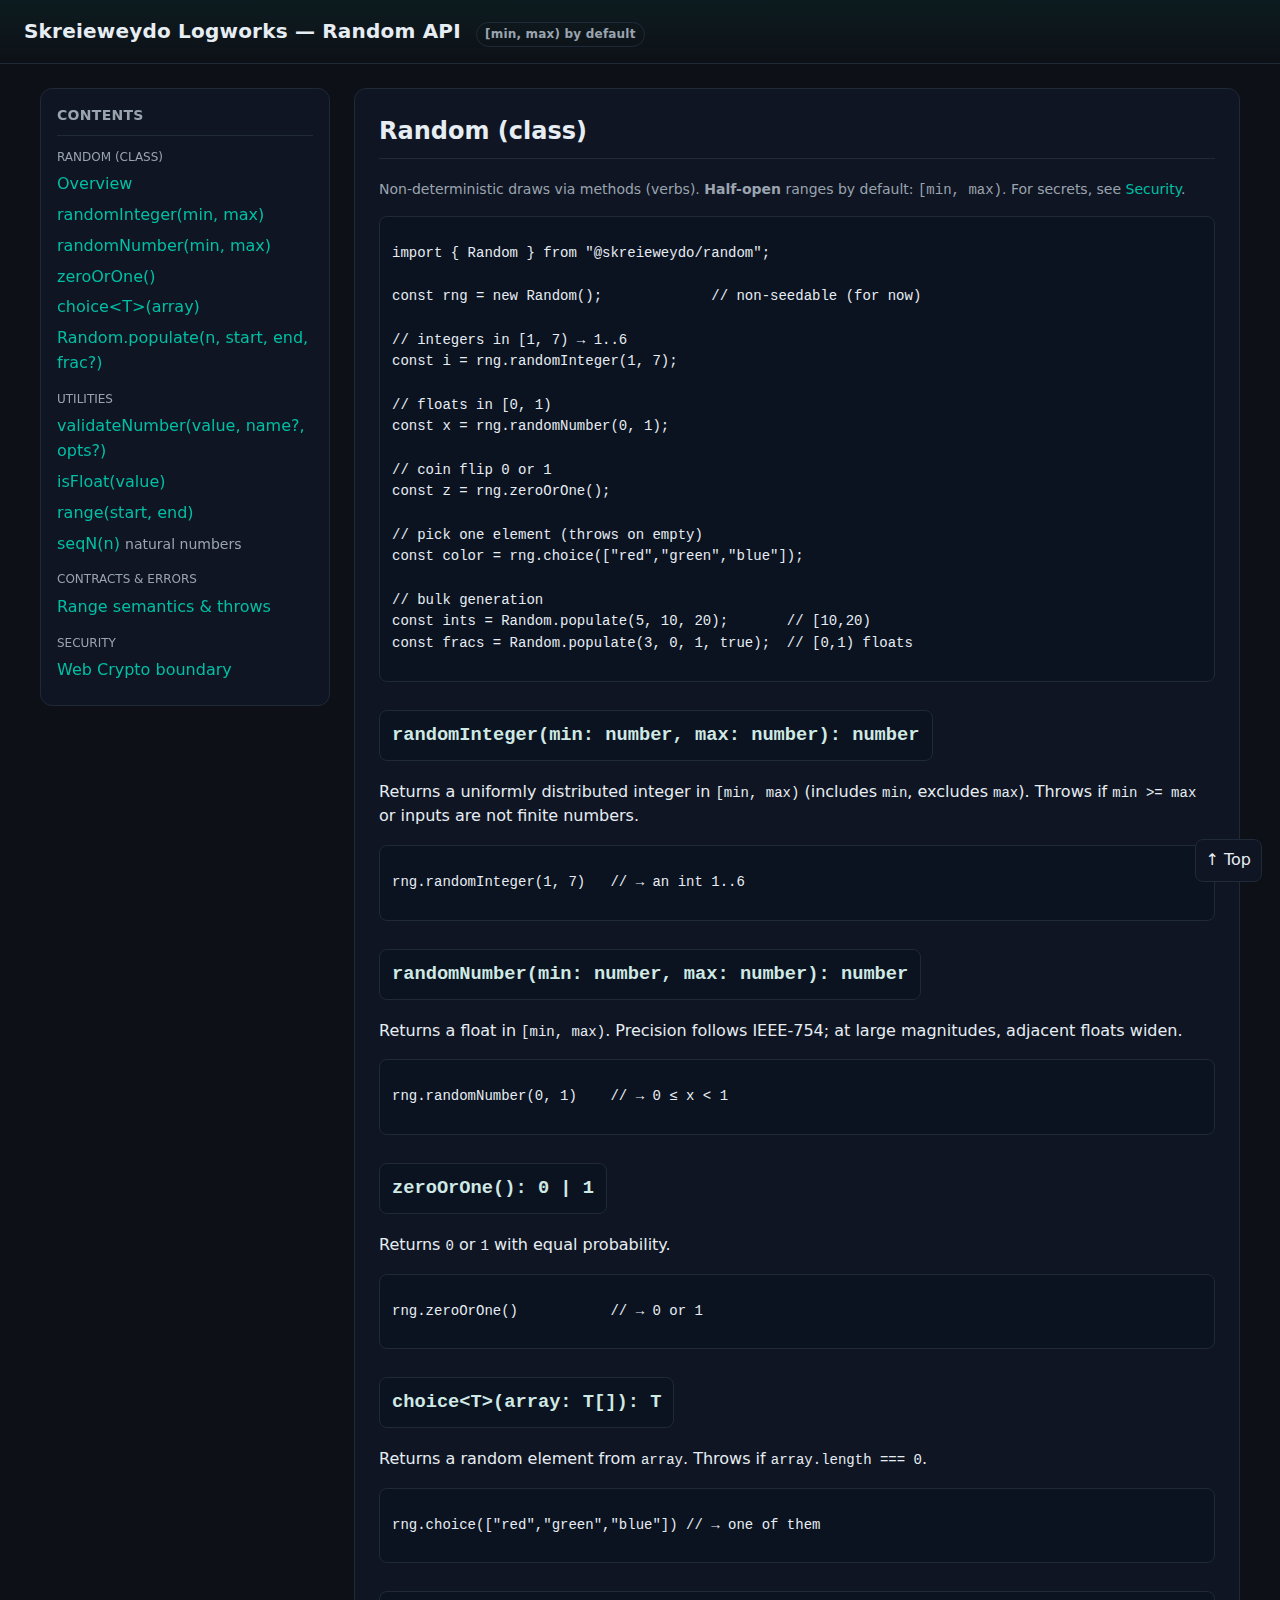
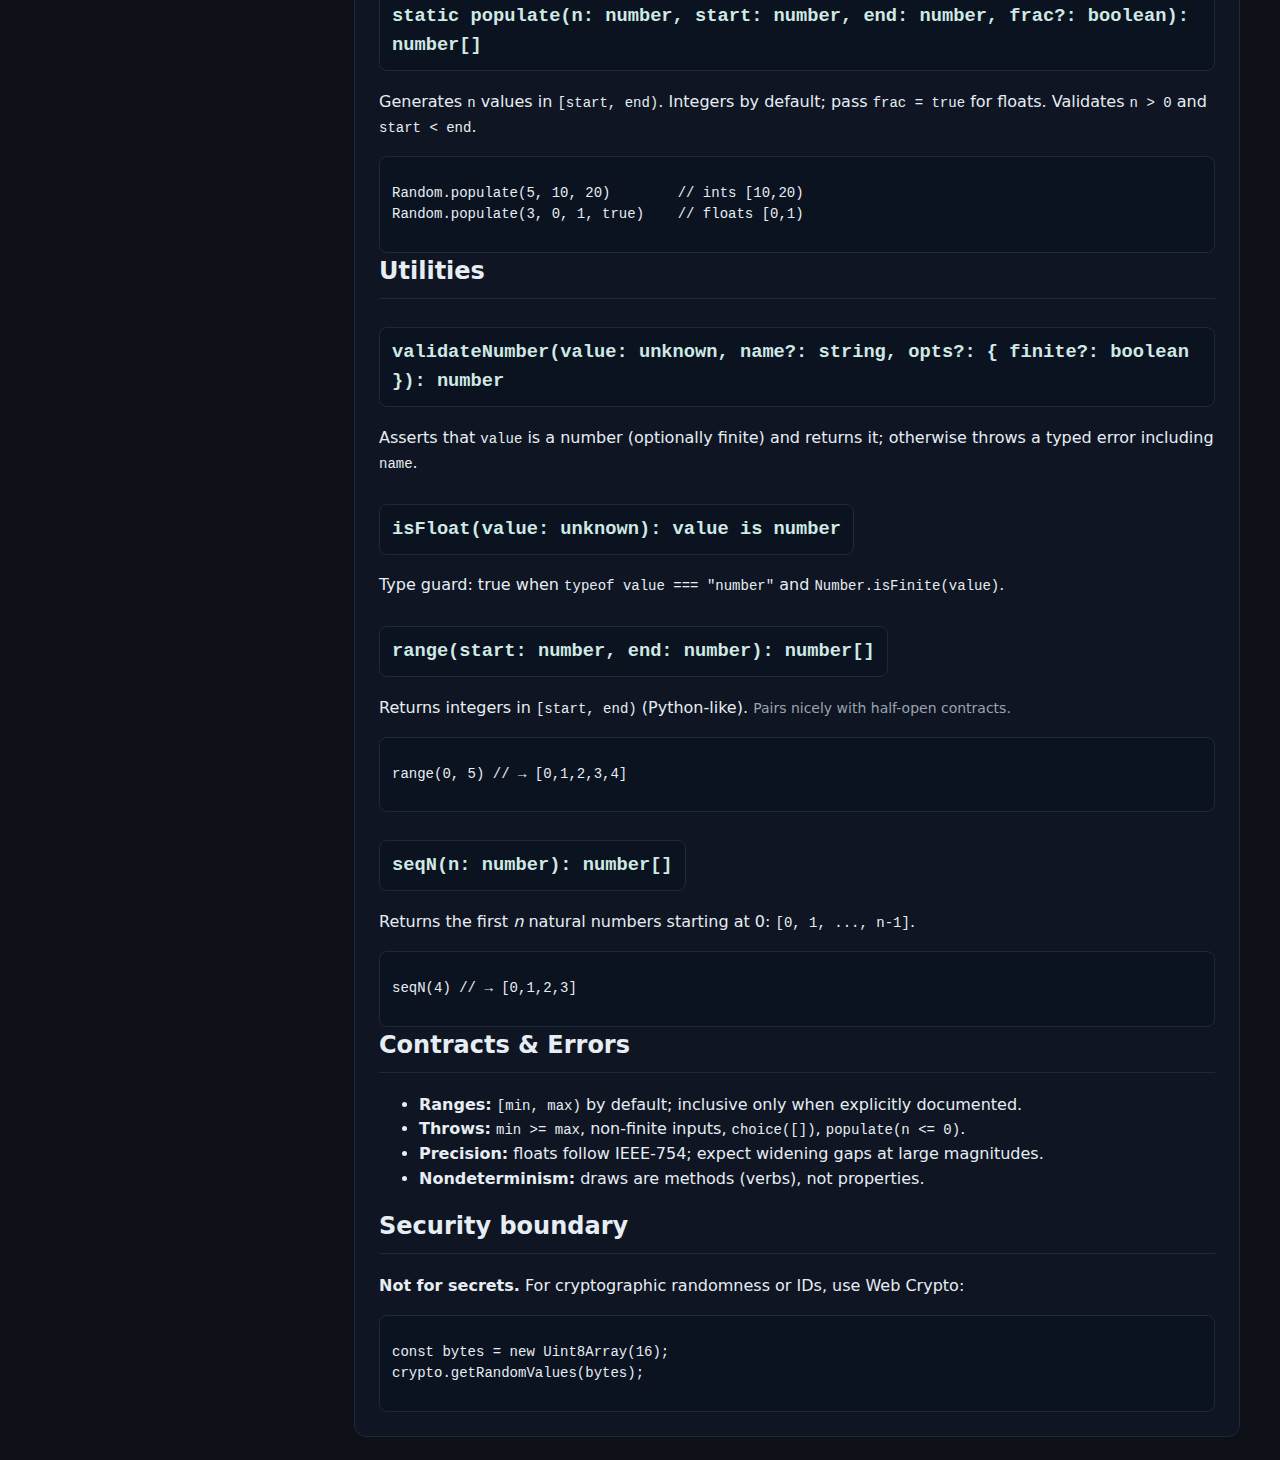
<file: api/index.html>
<!doctype html>
<html lang="en">
<head>
  <meta charset="utf-8" />
  <meta name="viewport" content="width=device-width, initial-scale=1" />
  <title>Skreieweydo Logworks — Random API</title>
  <link rel="icon" href="/assets/favicon.png" />
  <!-- If you already have main.css, keep it and remove the <style> below or let it override -->
  <style>
    :root {
      --bg: #0d1117;
      --panel: #0f1522;
      --ink: #e6edf3;
      --muted: #9aa4af;
      --accent: #00bfa5;
      --border: #202938;
      --code-bg: #0b1220;
    }
    html,body { margin:0; background:var(--bg); color:var(--ink); font:16px/1.55 system-ui, -apple-system, Segoe UI, Roboto, Inter, sans-serif; }
    a { color: var(--accent); text-decoration: none; }
    a:hover { text-decoration: underline; }
    .wrap { max-width:1200px; margin:0 auto; padding:24px; display:grid; grid-template-columns: 290px 1fr; gap:24px; }
    header { padding:16px 24px; border-bottom:1px solid var(--border); background:linear-gradient(180deg, rgba(0,191,165,0.06), transparent); }
    header h1 { margin:0; font-size:20px; letter-spacing:.2px; }
    nav.toc { position:sticky; top:16px; align-self:start; background:var(--panel); border:1px solid var(--border); border-radius:12px; padding:16px; max-height: calc(100vh - 48px); overflow:auto; }
    nav.toc h2 { margin:0 0 8px; font-size:14px; text-transform:uppercase; color:var(--muted); letter-spacing:.3px; }
    nav.toc ul { list-style:none; padding:0; margin:0; }
    nav.toc li { margin:6px 0; }
    nav.toc li.section { margin-top:12px; color:var(--muted); font-size:12px; text-transform:uppercase; }
    main { background:var(--panel); border:1px solid var(--border); border-radius:12px; padding:24px; }
    h2 { margin-top:0; border-bottom:1px solid var(--border); padding-bottom:8px; }
    h3 { margin-top:28px; color:#cfe9e4; }
    .sig { font-family: ui-monospace, SFMono-Regular, Menlo, Consolas, monospace; background:var(--code-bg); color:#cfe9e4; border:1px solid var(--border); border-radius:8px; padding:10px 12px; display:inline-block; }
    .note { color:var(--muted); font-size:14px; }
    .code { background:var(--code-bg); border:1px solid var(--border); border-radius:8px; padding:12px; overflow:auto; }
    pre, code { font-family: ui-monospace, SFMono-Regular, Menlo, Consolas, monospace; font-size:14px; }
    .kbd { font-family: ui-monospace, SFMono-Regular, Menlo, Consolas, monospace; padding:2px 6px; border:1px solid var(--border); border-radius:6px; background:#0a111c; }
    .pill { display:inline-block; padding:2px 8px; border:1px solid var(--border); border-radius:999px; font-size:12px; color:var(--muted); margin-left:8px;}
    .top { position:fixed; right:18px; bottom:18px; background:var(--panel); border:1px solid var(--border); color:var(--ink); padding:8px 10px; border-radius:8px; text-decoration:none;}
  </style>
</head>
<body>
  <header>
    <h1>Skreieweydo Logworks — Random API <span class="pill">[min, max) by default</span></h1>
  </header>

  <div class="wrap">
    <!-- LEFT: Table of Contents -->
    <nav class="toc" aria-label="API Table of Contents">
      <h2>Contents</h2>
      <ul>
        <li class="section">Random (class)</li>
        <li><a href="#random">Overview</a></li>
        <li><a href="#random-randominteger">randomInteger(min, max)</a></li>
        <li><a href="#random-randomnumber">randomNumber(min, max)</a></li>
        <li><a href="#random-zeroorone">zeroOrOne()</a></li>
        <li><a href="#random-choice">choice&lt;T&gt;(array)</a></li>
        <li><a href="#random-populate">Random.populate(n, start, end, frac?)</a></li>

        <li class="section" style="margin-top:14px;">Utilities</li>
        <li><a href="#util-validateNumber">validateNumber(value, name?, opts?)</a></li>
        <li><a href="#util-isFloat">isFloat(value)</a></li>
        <li><a href="#util-range">range(start, end)</a></li>
        <li><a href="#util-seqN">seqN(n) <span class="note">natural numbers</span></a></li>

        <li class="section" style="margin-top:14px;">Contracts &amp; Errors</li>
        <li><a href="#contracts">Range semantics &amp; throws</a></li>

        <li class="section" style="margin-top:14px;">Security</li>
        <li><a href="#security">Web Crypto boundary</a></li>
      </ul>
    </nav>

    <!-- RIGHT: Content -->
    <main id="api">
      <section id="random">
        <h2>Random (class)</h2>
        <p class="note">Non-deterministic draws via methods (verbs). <strong>Half-open</strong> ranges by default: <code>[min, max)</code>. For secrets, see <a href="#security">Security</a>.</p>
        <div class="code"><pre><code class="language-ts">import { Random } from "@skreieweydo/random";

const rng = new Random();             // non-seedable (for now)

// integers in [1, 7) → 1..6
const i = rng.randomInteger(1, 7);

// floats in [0, 1)
const x = rng.randomNumber(0, 1);

// coin flip 0 or 1
const z = rng.zeroOrOne();

// pick one element (throws on empty)
const color = rng.choice(["red","green","blue"]);

// bulk generation
const ints = Random.populate(5, 10, 20);       // [10,20)
const fracs = Random.populate(3, 0, 1, true);  // [0,1) floats</code></pre></div>
      </section>

      <section id="random-randominteger">
        <h3><span class="sig">randomInteger(min: number, max: number): number</span></h3>
        <p>Returns a uniformly distributed integer in <code>[min, max)</code> (includes <code>min</code>, excludes <code>max</code>). Throws if <code>min &gt;= max</code> or inputs are not finite numbers.</p>
        <div class="code"><pre><code class="language-ts">rng.randomInteger(1, 7)   // → an int 1..6</code></pre></div>
      </section>

      <section id="random-randomnumber">
        <h3><span class="sig">randomNumber(min: number, max: number): number</span></h3>
        <p>Returns a float in <code>[min, max)</code>. Precision follows IEEE-754; at large magnitudes, adjacent floats widen.</p>
        <div class="code"><pre><code class="language-ts">rng.randomNumber(0, 1)    // → 0 ≤ x &lt; 1</code></pre></div>
      </section>

      <section id="random-zeroorone">
        <h3><span class="sig">zeroOrOne(): 0 | 1</span></h3>
        <p>Returns <code>0</code> or <code>1</code> with equal probability.</p>
        <div class="code"><pre><code class="language-ts">rng.zeroOrOne()           // → 0 or 1</code></pre></div>
      </section>

      <section id="random-choice">
        <h3><span class="sig">choice&lt;T&gt;(array: T[]): T</span></h3>
        <p>Returns a random element from <code>array</code>. Throws if <code>array.length === 0</code>.</p>
        <div class="code"><pre><code class="language-ts">rng.choice(["red","green","blue"]) // → one of them</code></pre></div>
      </section>

      <section id="random-populate">
        <h3><span class="sig">static populate(n: number, start: number, end: number, frac?: boolean): number[]</span></h3>
        <p>Generates <code>n</code> values in <code>[start, end)</code>. Integers by default; pass <code>frac = true</code> for floats. Validates <code>n &gt; 0</code> and <code>start &lt; end</code>.</p>
        <div class="code"><pre><code class="language-ts">Random.populate(5, 10, 20)        // ints [10,20)
Random.populate(3, 0, 1, true)    // floats [0,1)</code></pre></div>
      </section>

      <section id="util-validateNumber">
        <h2>Utilities</h2>
        <h3><span class="sig">validateNumber(value: unknown, name?: string, opts?: { finite?: boolean }): number</span></h3>
        <p>Asserts that <code>value</code> is a number (optionally finite) and returns it; otherwise throws a typed error including <code>name</code>.</p>
      </section>

      <section id="util-isFloat">
        <h3><span class="sig">isFloat(value: unknown): value is number</span></h3>
        <p>Type guard: true when <code>typeof value === "number"</code> and <code>Number.isFinite(value)</code>.</p>
      </section>

      <section id="util-range">
        <h3><span class="sig">range(start: number, end: number): number[]</span></h3>
        <p>Returns integers in <code>[start, end)</code> (Python-like). <span class="note">Pairs nicely with half-open contracts.</span></p>
        <div class="code"><pre><code class="language-ts">range(0, 5) // → [0,1,2,3,4]</code></pre></div>
      </section>

      <section id="util-seqN">
        <h3><span class="sig">seqN(n: number): number[]</span></h3>
        <p>Returns the first <em>n</em> natural numbers starting at 0: <code>[0, 1, ..., n-1]</code>.</p>
        <div class="code"><pre><code class="language-ts">seqN(4) // → [0,1,2,3]</code></pre></div>
      </section>

      <section id="contracts">
        <h2>Contracts &amp; Errors</h2>
        <ul>
          <li><strong>Ranges:</strong> <code>[min, max)</code> by default; inclusive only when explicitly documented.</li>
          <li><strong>Throws:</strong> <code>min &gt;= max</code>, non-finite inputs, <code>choice([])</code>, <code>populate(n &lt;= 0)</code>.</li>
          <li><strong>Precision:</strong> floats follow IEEE-754; expect widening gaps at large magnitudes.</li>
          <li><strong>Nondeterminism:</strong> draws are methods (verbs), not properties.</li>
        </ul>
      </section>

      <section id="security">
        <h2>Security boundary</h2>
        <p><strong>Not for secrets.</strong> For cryptographic randomness or IDs, use Web Crypto:</p>
        <div class="code"><pre><code class="language-ts">const bytes = new Uint8Array(16);
crypto.getRandomValues(bytes);</code></pre></div>
      </section>
    </main>
  </div>

  <a class="top" href="#api" aria-label="Back to top">↑ Top</a>
</body>
</html>
</file>
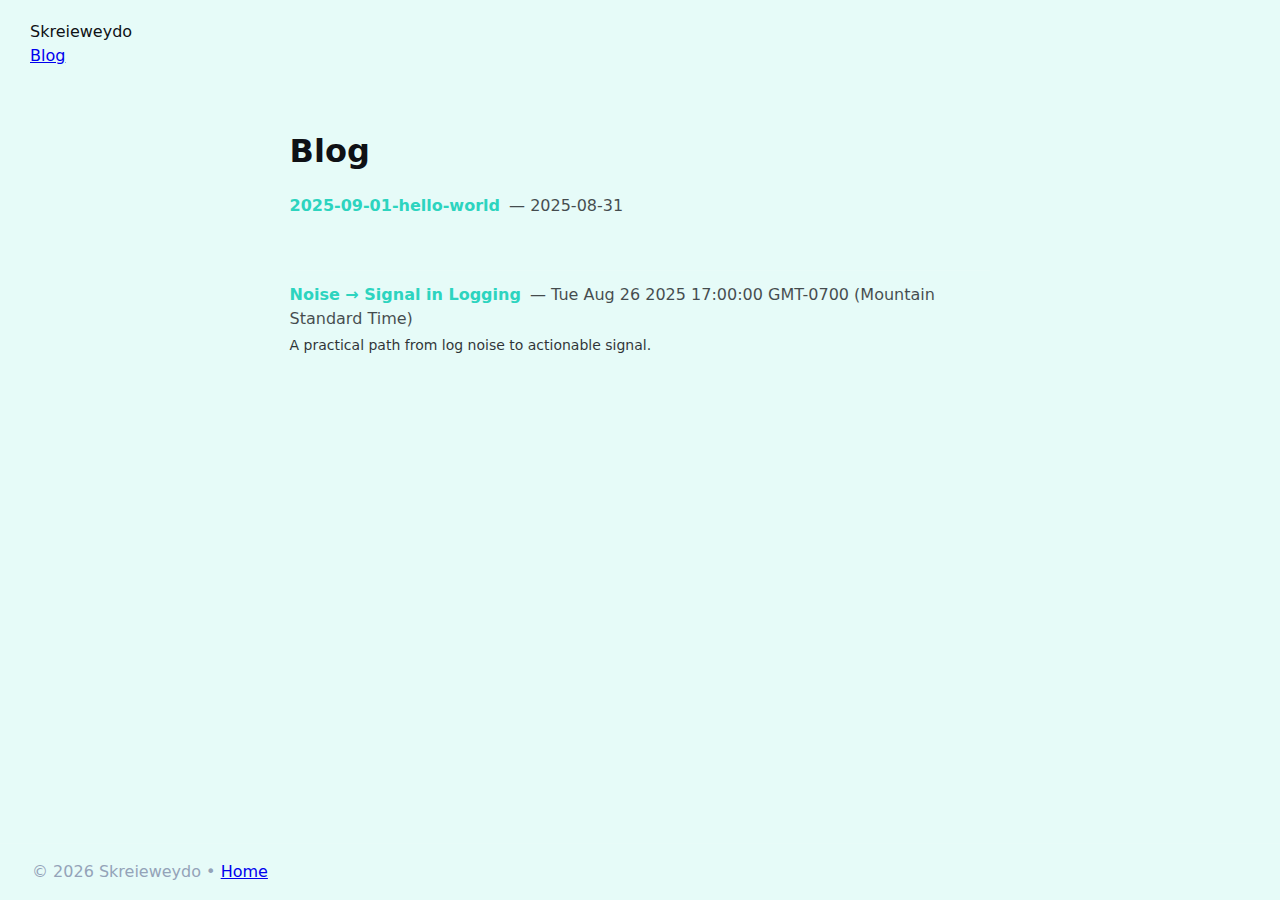
<file: blog/index.html>
<!doctype html>
<html lang="en">
<head>
  <meta charset="utf-8" />
  <meta name="viewport" content="width=device-width, initial-scale=1" />
  <title>Blog</title>
  <meta name="description" content="Articles and notes." />
  <link rel="stylesheet" href="/css/main.css" />
  <link rel="alternate" type="application/rss+xml" title="Blog RSS" href="/blog/rss.xml" />
</head>
<body class="blog">
  <header class="site-header">
    <div class="container">
      <a href="/" class="brand">Skreieweydo</a>
      <nav><a href="/blog/">Blog</a></nav>
    </div>
  </header>

  <main class="container prose">
    <h1>Blog</h1>
    <ul class="post-list">
      <li>
    <a href="/blog/2025-09-01-hello-world/"><strong>2025-09-01-hello-world</strong></a>
    <span class="muted"> — 2025-08-31</span><br/>
    <span class="desc"></span>
  </li>
<li>
    <a href="/blog/noise-to-signal/"><strong>Noise → Signal in Logging</strong></a>
    <span class="muted"> — Tue Aug 26 2025 17:00:00 GMT-0700 (Mountain Standard Time)</span><br/>
    <span class="desc">A practical path from log noise to actionable signal.</span>
  </li>
    </ul>
  </main>

  <footer class="site-footer">
    <div class="container">
      <p>© <span id="y"></span> Skreieweydo • <a href="/">Home</a></p>
    </div>
    <script>document.getElementById('y').textContent=new Date().getFullYear()</script>
  </footer>
</body>
</html>
</file>
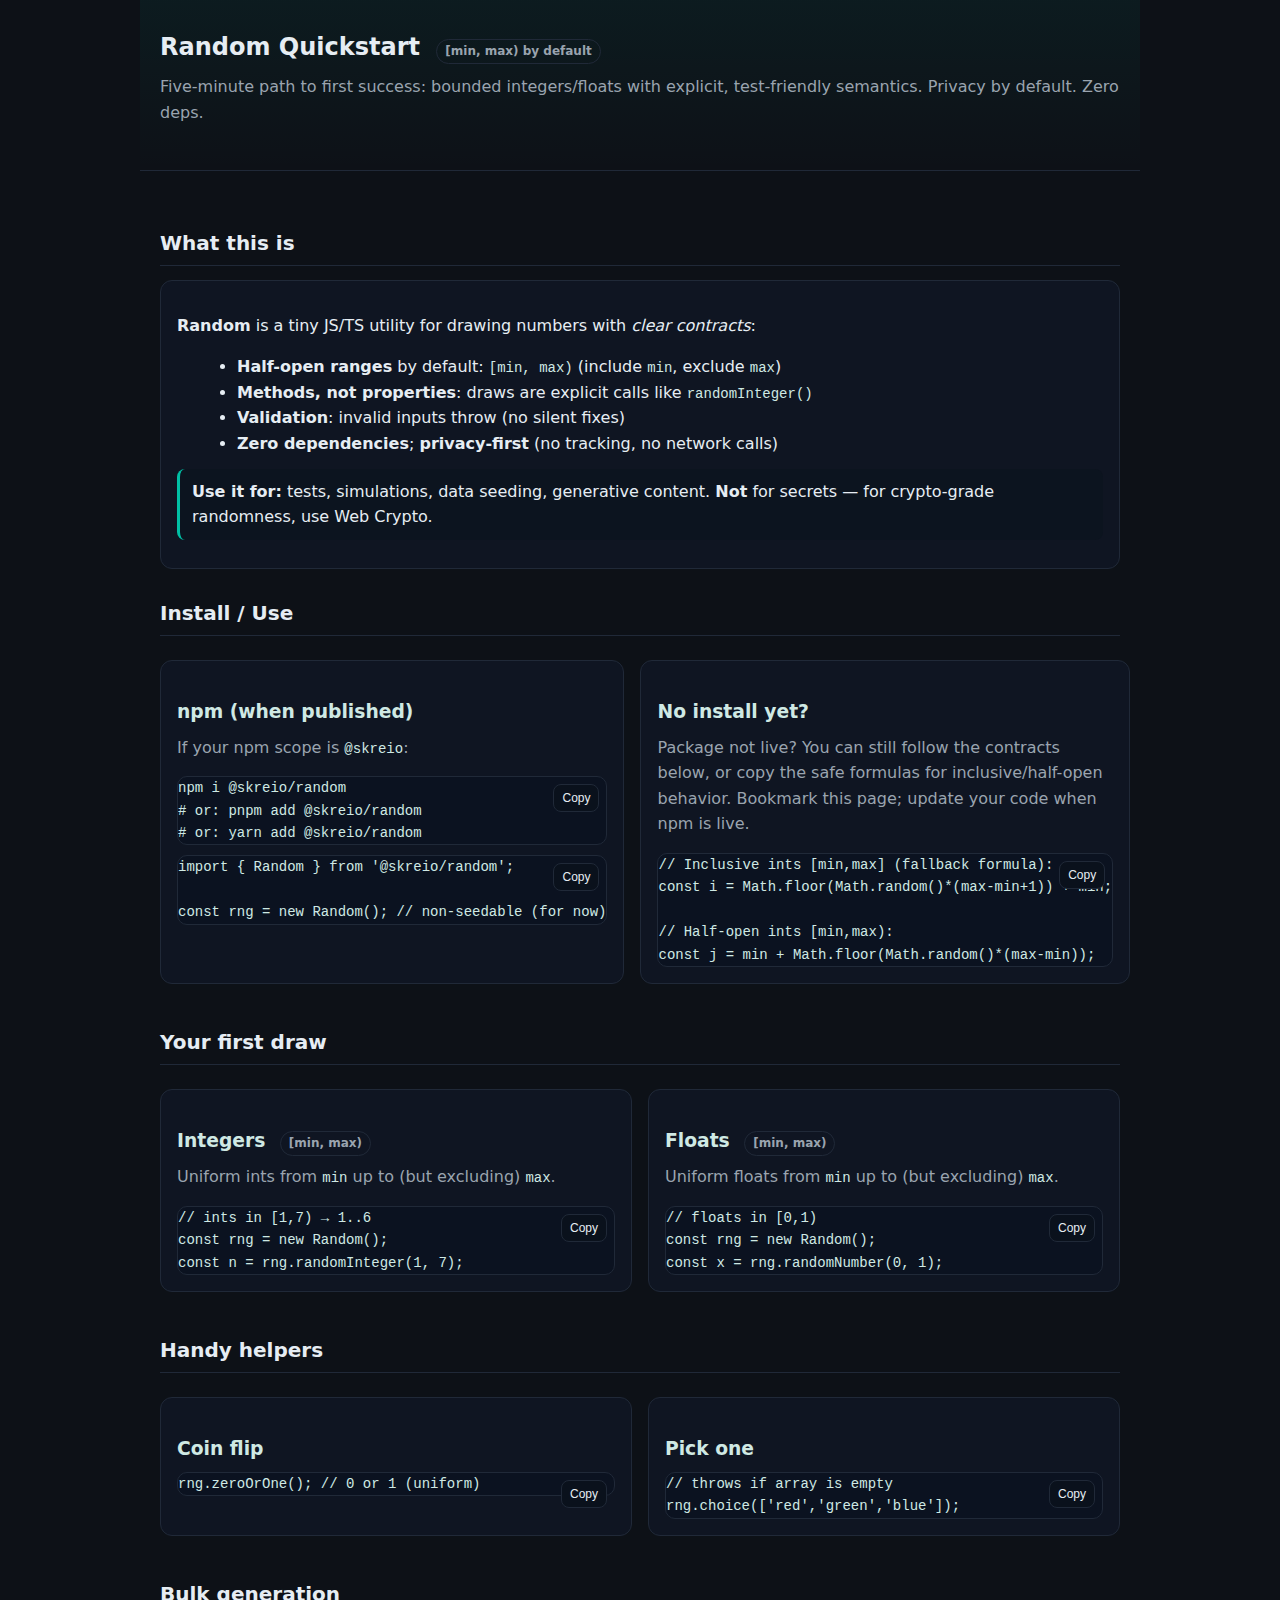
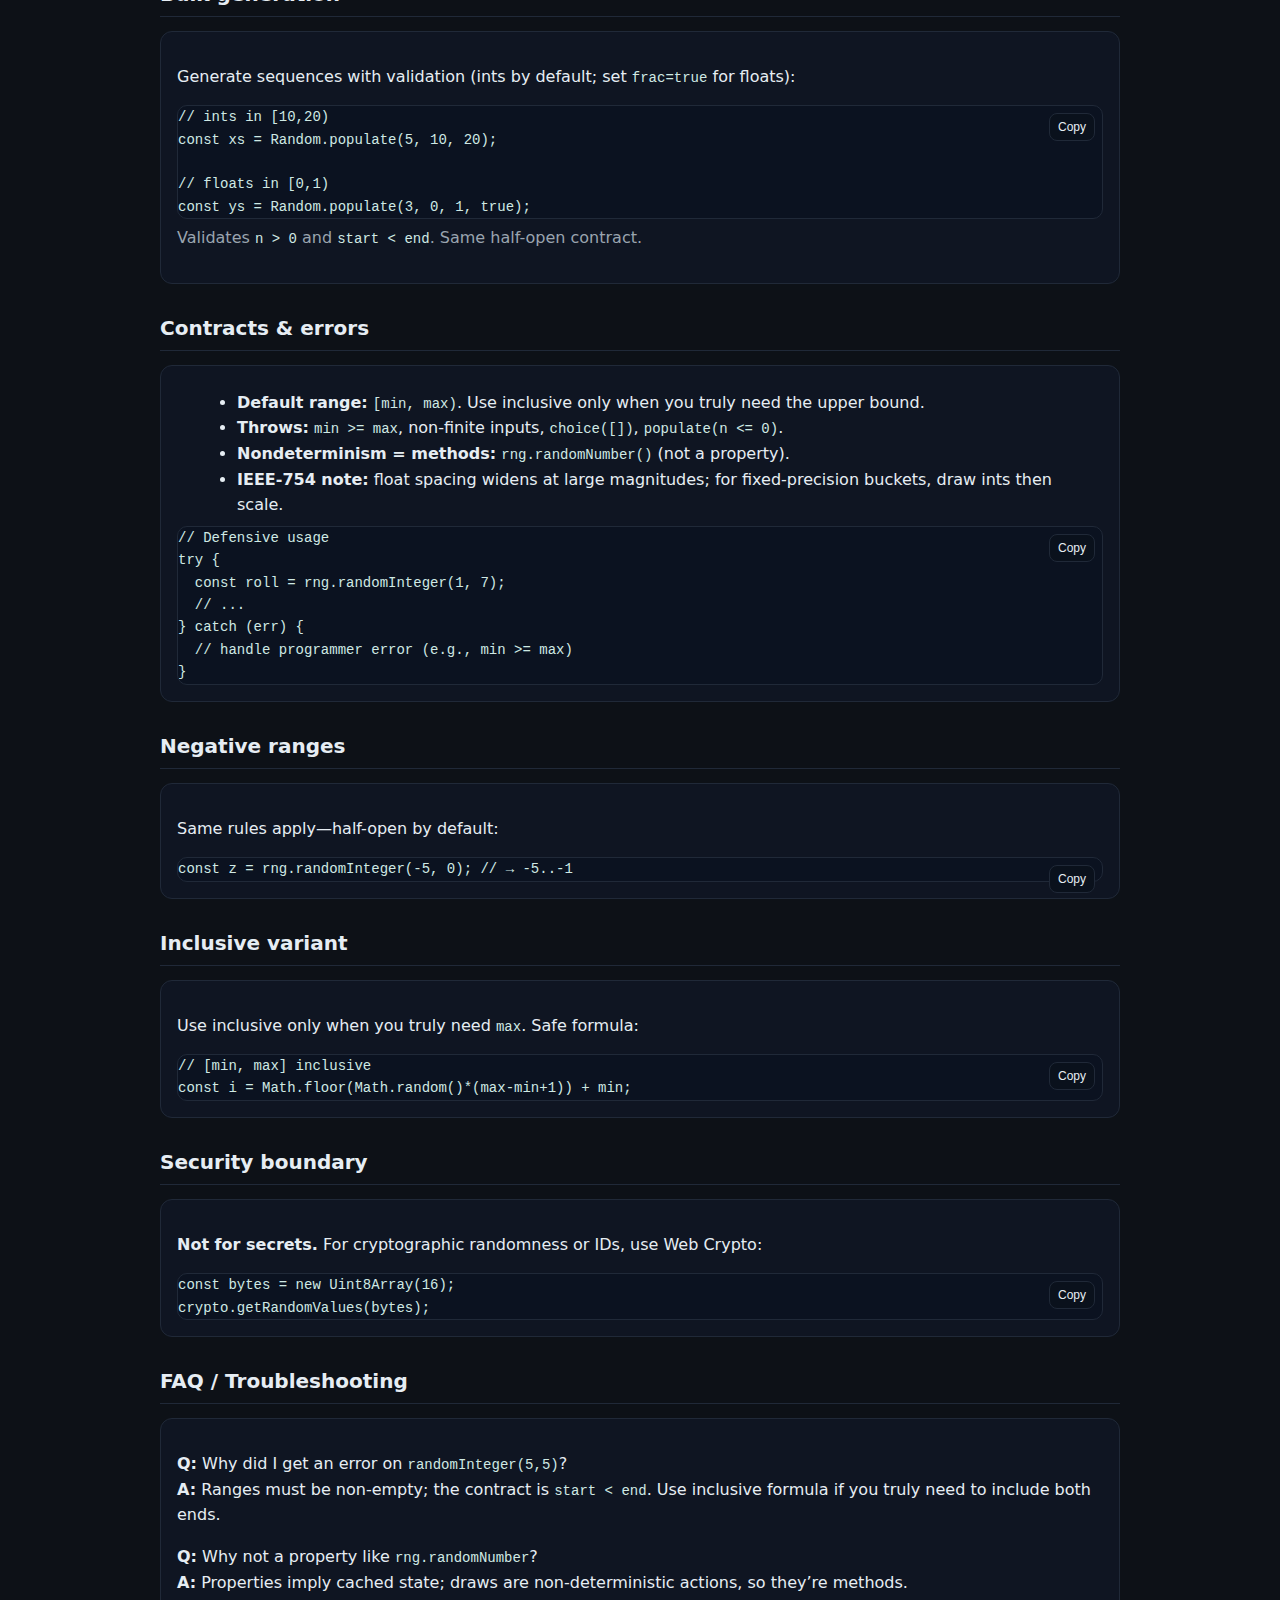
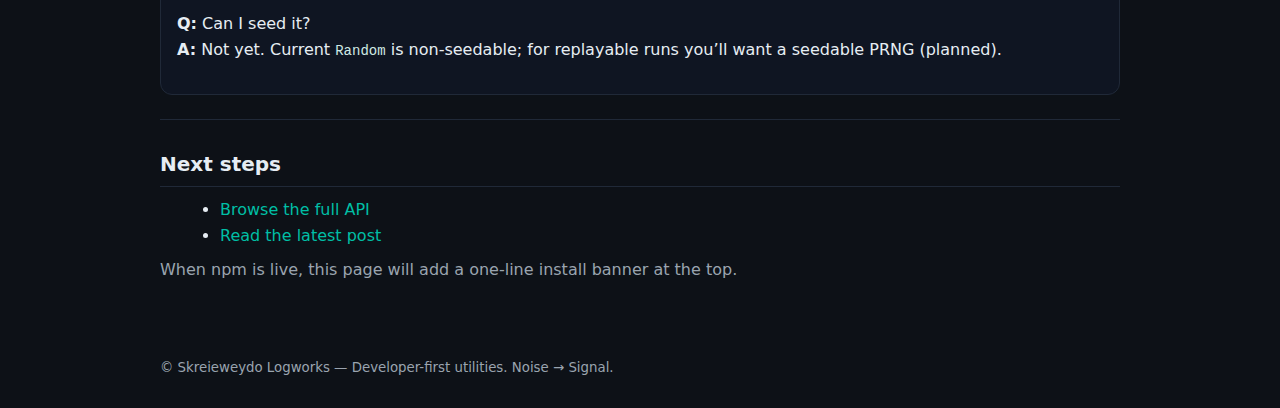
<file: quickstart/index.html>
<!doctype html>
<html lang="en">
<head>
  <meta charset="utf-8" />
  <title>Skreieweydo Logworks — Random Quickstart</title>
  <meta name="viewport" content="width=device-width, initial-scale=1" />
  <meta name="description" content="Five-minute path to first success with Random: bounded ints/floats, clear contracts, typed semantics." />
  <link rel="icon" href="/assets/favicon.png" />
  <style>
    :root{
      --bg:#0d1117;--panel:#0f1522;--ink:#e6edf3;--muted:#9aa4af;--accent:#00bfa5;--border:#202938;--code:#0b1220;
    }
    *{box-sizing:border-box}
    html,body{margin:0;background:var(--bg);color:var(--ink);font:16px/1.6 system-ui,-apple-system,Segoe UI,Roboto,Inter,sans-serif}
    a{color:var(--accent);text-decoration:none}
    a:hover{text-decoration:underline}
    header{padding:28px 20px;border-bottom:1px solid var(--border);background:linear-gradient(180deg,rgba(0,191,165,.06),transparent)}
    .wrap{max-width:1000px;margin:0 auto;padding:28px 20px}
    h1{margin:0 0 8px;font-size:24px}
    h2{margin:28px 0 10px;font-size:20px;border-bottom:1px solid var(--border);padding-bottom:6px}
    h3{margin:20px 0 8px;color:#cfe9e4}
    p.note{color:var(--muted);margin-top:6px}
    .pill{display:inline-block;padding:2px 8px;border:1px solid var(--border);border-radius:999px;font-size:12px;color:var(--muted);margin-left:8px}
    .card{background:var(--panel);border:1px solid var(--border);border-radius:12px;padding:16px;margin:14px 0}
    pre{margin:0;background:var(--code);border:1px solid var(--border);border-radius:10px;overflow:auto}
    code,pre{font-family:ui-monospace,SFMono-Regular,Menlo,Consolas,monospace;font-size:14px;color:#cfe9e4}
    .codebox{position:relative}
    .copy{position:absolute;top:8px;right:8px;background:#0a111c;color:var(--ink);border:1px solid var(--border);border-radius:8px;
          font-size:12px;padding:6px 8px;cursor:pointer}
    ul{margin:8px 0 8px 20px}
    .grid{display:grid;gap:16px}
    @media(min-width:800px){.grid{grid-template-columns:1fr 1fr}}
    .hr{height:1px;background:var(--border);margin:24px 0}
    .kbd{font-family:ui-monospace,SFMono-Regular,Menlo,Consolas,monospace;padding:2px 6px;border:1px solid var(--border);border-radius:6px;background:#0a111c}
    footer{padding:28px 20px;color:var(--muted)}
    .callout{border-left:3px solid var(--accent);padding:10px 12px;background:#0c141f;border-radius:8px;margin:12px 0}
  </style>
</head>
<body>
  <header class="wrap">
    <h1>Random Quickstart <span class="pill">[min, max) by default</span></h1>
    <p class="note">Five-minute path to first success: bounded integers/floats with explicit, test-friendly semantics. Privacy by default. Zero deps.</p>
  </header>

  <main class="wrap">
    <section id="what">
      <h2>What this is</h2>
      <div class="card">
        <p><strong>Random</strong> is a tiny JS/TS utility for drawing numbers with <em>clear contracts</em>:</p>
        <ul>
          <li><strong>Half-open ranges</strong> by default: <code>[min, max)</code> (include <code>min</code>, exclude <code>max</code>)</li>
          <li><strong>Methods, not properties</strong>: draws are explicit calls like <code>randomInteger()</code></li>
          <li><strong>Validation</strong>: invalid inputs throw (no silent fixes)</li>
          <li><strong>Zero dependencies</strong>; <strong>privacy-first</strong> (no tracking, no network calls)</li>
        </ul>
        <div class="callout"><strong>Use it for:</strong> tests, simulations, data seeding, generative content. <strong>Not</strong> for secrets — for crypto-grade randomness, use Web Crypto.</div>
      </div>
    </section>

    <section id="install">
      <h2>Install / Use</h2>
      <div class="grid">
        <div class="card">
          <h3>npm (when published)</h3>
          <p class="note">If your npm scope is <code>@skreio</code>:</p>
          <div class="codebox"><button class="copy">Copy</button><pre><code>npm i @skreio/random
# or: pnpm add @skreio/random
# or: yarn add @skreio/random</code></pre></div>
          <div class="codebox" style="margin-top:10px;"><button class="copy">Copy</button><pre><code>import { Random } from '@skreio/random';

const rng = new Random(); // non-seedable (for now)</code></pre></div>
        </div>
        <div class="card">
          <h3>No install yet?</h3>
          <p class="note">Package not live? You can still follow the contracts below, or copy the safe formulas for inclusive/half-open behavior. Bookmark this page; update your code when npm is live.</p>
          <div class="codebox"><button class="copy">Copy</button><pre><code>// Inclusive ints [min,max] (fallback formula):
const i = Math.floor(Math.random()*(max-min+1)) + min;

// Half-open ints [min,max):
const j = min + Math.floor(Math.random()*(max-min));</code></pre></div>
        </div>
      </div>
    </section>

    <section id="first-draw">
      <h2>Your first draw</h2>
      <div class="grid">
        <div class="card">
          <h3>Integers <span class="pill">[min, max)</span></h3>
          <p class="note">Uniform ints from <code>min</code> up to (but excluding) <code>max</code>.</p>
          <div class="codebox"><button class="copy">Copy</button><pre><code>// ints in [1,7) → 1..6
const rng = new Random();
const n = rng.randomInteger(1, 7);</code></pre></div>
        </div>
        <div class="card">
          <h3>Floats <span class="pill">[min, max)</span></h3>
          <p class="note">Uniform floats from <code>min</code> up to (but excluding) <code>max</code>.</p>
          <div class="codebox"><button class="copy">Copy</button><pre><code>// floats in [0,1)
const rng = new Random();
const x = rng.randomNumber(0, 1);</code></pre></div>
        </div>
      </div>
    </section>

    <section id="helpers">
      <h2>Handy helpers</h2>
      <div class="grid">
        <div class="card">
          <h3>Coin flip</h3>
          <div class="codebox"><button class="copy">Copy</button><pre><code>rng.zeroOrOne(); // 0 or 1 (uniform)</code></pre></div>
        </div>
        <div class="card">
          <h3>Pick one</h3>
          <div class="codebox"><button class="copy">Copy</button><pre><code>// throws if array is empty
rng.choice(['red','green','blue']);</code></pre></div>
        </div>
      </div>
    </section>

    <section id="bulk">
      <h2>Bulk generation</h2>
      <div class="card">
        <p>Generate sequences with validation (ints by default; set <code>frac=true</code> for floats):</p>
        <div class="codebox"><button class="copy">Copy</button><pre><code>// ints in [10,20)
const xs = Random.populate(5, 10, 20);

// floats in [0,1)
const ys = Random.populate(3, 0, 1, true);</code></pre></div>
        <p class="note">Validates <code>n &gt; 0</code> and <code>start &lt; end</code>. Same half-open contract.</p>
      </div>
    </section>

    <section id="contracts">
      <h2>Contracts &amp; errors</h2>
      <div class="card">
        <ul>
          <li><strong>Default range:</strong> <code>[min, max)</code>. Use inclusive only when you truly need the upper bound.</li>
          <li><strong>Throws:</strong> <code>min &gt;= max</code>, non-finite inputs, <code>choice([])</code>, <code>populate(n &lt;= 0)</code>.</li>
          <li><strong>Nondeterminism = methods:</strong> <code>rng.randomNumber()</code> (not a property).</li>
          <li><strong>IEEE-754 note:</strong> float spacing widens at large magnitudes; for fixed-precision buckets, draw ints then scale.</li>
        </ul>
        <div class="codebox"><button class="copy">Copy</button><pre><code>// Defensive usage
try {
  const roll = rng.randomInteger(1, 7);
  // ...
} catch (err) {
  // handle programmer error (e.g., min >= max)
}</code></pre></div>
      </div>
    </section>

    <section id="negatives">
      <h2>Negative ranges</h2>
      <div class="card">
        <p>Same rules apply—half-open by default:</p>
        <div class="codebox"><button class="copy">Copy</button><pre><code>const z = rng.randomInteger(-5, 0); // → -5..-1</code></pre></div>
      </div>
    </section>

    <section id="inclusive">
      <h2>Inclusive variant</h2>
      <div class="card">
        <p>Use inclusive only when you truly need <code>max</code>. Safe formula:</p>
        <div class="codebox"><button class="copy">Copy</button><pre><code>// [min, max] inclusive
const i = Math.floor(Math.random()*(max-min+1)) + min;</code></pre></div>
      </div>
    </section>

    <section id="security">
      <h2>Security boundary</h2>
      <div class="card">
        <p><strong>Not for secrets.</strong> For cryptographic randomness or IDs, use Web Crypto:</p>
        <div class="codebox"><button class="copy">Copy</button><pre><code>const bytes = new Uint8Array(16);
crypto.getRandomValues(bytes);</code></pre></div>
      </div>
    </section>

    <section id="faq">
      <h2>FAQ / Troubleshooting</h2>
      <div class="card">
        <p><strong>Q:</strong> Why did I get an error on <code>randomInteger(5,5)</code>?<br />
           <strong>A:</strong> Ranges must be non-empty; the contract is <code>start &lt; end</code>. Use inclusive formula if you truly need to include both ends.</p>
        <p><strong>Q:</strong> Why not a property like <code>rng.randomNumber</code>?<br />
           <strong>A:</strong> Properties imply cached state; draws are non-deterministic actions, so they’re methods.</p>
        <p><strong>Q:</strong> Can I seed it?<br />
           <strong>A:</strong> Not yet. Current <code>Random</code> is non-seedable; for replayable runs you’ll want a seedable PRNG (planned).</p>
      </div>
    </section>

    <div class="hr"></div>

    <section id="next">
      <h2>Next steps</h2>
      <ul>
        <li><a href="/api.html">Browse the full API</a></li>
        <li><a href="/blog/">Read the latest post</a></li>
      </ul>
      <p class="note">When npm is live, this page will add a one-line install banner at the top.</p>
    </section>
  </main>

  <footer class="wrap">
    <small>© Skreieweydo Logworks — Developer-first utilities. Noise → Signal.</small>
  </footer>

  <script>
    // Add "Copy" buttons for all code blocks
    document.querySelectorAll('.codebox').forEach(box=>{
      const btn = box.querySelector('.copy');
      const pre = box.querySelector('pre');
      if(!btn||!pre) return;
      btn.addEventListener('click', async ()=>{
        try{
          const text = pre.innerText.replace(/\n$/, '');
          await navigator.clipboard.writeText(text);
          const old = btn.textContent; btn.textContent='Copied';
          setTimeout(()=>btn.textContent=old,1200);
        }catch(e){ btn.textContent='Error'; setTimeout(()=>btn.textContent='Copy',1200); }
      });
    });
  </script>
</body>
</html>
</file>
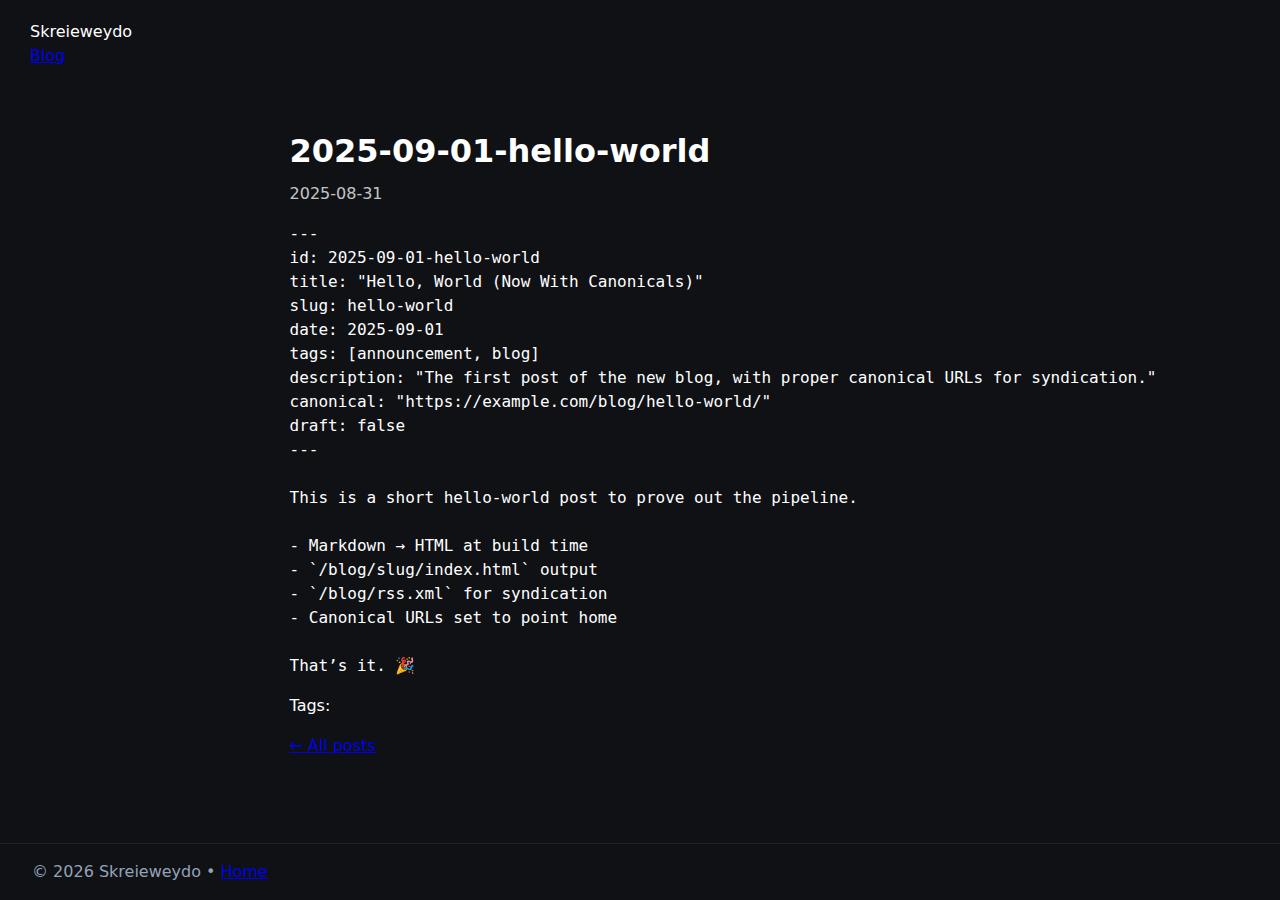
<file: blog/2025-09-01-hello-world/index.html>
<!doctype html>
<html lang="en">
<head>
  <meta charset="utf-8" />
  <meta name="viewport" content="width=device-width, initial-scale=1" />
  <title>2025-09-01-hello-world — Blog</title>
  <meta name="description" content="" />
  <link rel="canonical" href="https://example.com/blog/2025-09-01-hello-world/" />
  <link rel="stylesheet" href="/css/main.css" />
  <link rel="alternate" type="application/rss+xml" title="Blog RSS" href="/blog/rss.xml" />
</head>
<body>
  <header class="site-header">
    <div class="container">
      <a href="/" class="brand">Skreieweydo</a>
      <nav><a href="/blog/">Blog</a></nav>
    </div>
  </header>

  <main class="container prose">
    <article>
      <h1>2025-09-01-hello-world</h1>
      <p class="muted">2025-08-31</p>
      <div class="post-body">
        <pre><code class="language-markdown">---
id: 2025-09-01-hello-world
title: &quot;Hello, World (Now With Canonicals)&quot;
slug: hello-world
date: 2025-09-01
tags: [announcement, blog]
description: &quot;The first post of the new blog, with proper canonical URLs for syndication.&quot;
canonical: &quot;https://example.com/blog/hello-world/&quot;
draft: false
---

This is a short hello-world post to prove out the pipeline.

- Markdown → HTML at build time
- `/blog/slug/index.html` output
- `/blog/rss.xml` for syndication
- Canonical URLs set to point home

That’s it. 🎉
</code></pre>

      </div>
      <p class="tags">Tags: </p>
    </article>
    <p><a href="/blog/">← All posts</a></p>
  </main>

  <footer class="site-footer">
    <div class="container">
      <p>© <span id="y"></span> Skreieweydo • <a href="/">Home</a></p>
    </div>
    <script>document.getElementById('y').textContent=new Date().getFullYear()</script>
  </footer>
</body>
</html>
</file>
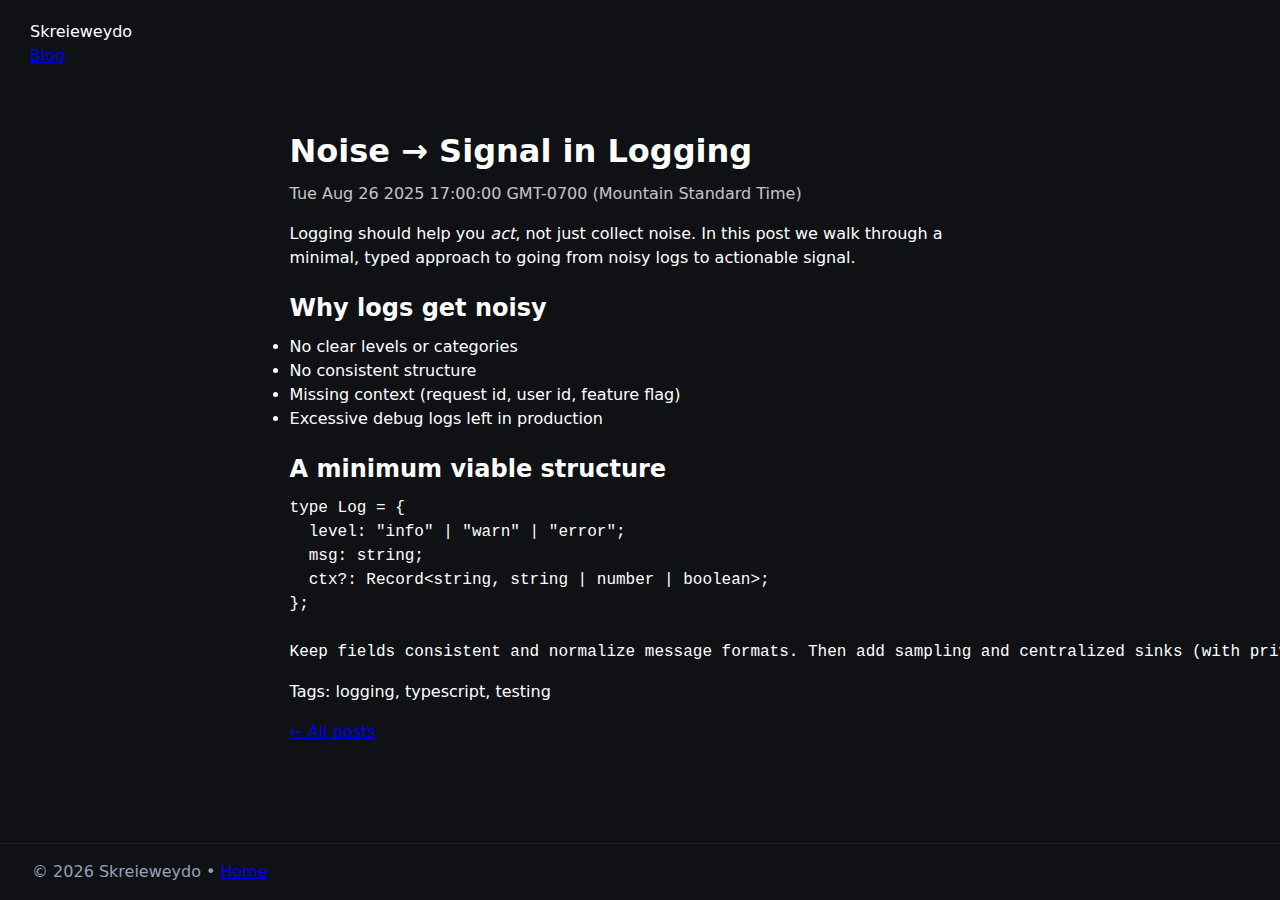
<file: blog/noise-to-signal/index.html>
<!doctype html>
<html lang="en">
<head>
  <meta charset="utf-8" />
  <meta name="viewport" content="width=device-width, initial-scale=1" />
  <title>Noise → Signal in Logging — Blog</title>
  <meta name="description" content="A practical path from log noise to actionable signal." />
  <link rel="canonical" href="https://example.com/blog/noise-to-signal/" />
  <link rel="stylesheet" href="/css/main.css" />
  <link rel="alternate" type="application/rss+xml" title="Blog RSS" href="/blog/rss.xml" />
</head>
<body>
  <header class="site-header">
    <div class="container">
      <a href="/" class="brand">Skreieweydo</a>
      <nav><a href="/blog/">Blog</a></nav>
    </div>
  </header>

  <main class="container prose">
    <article>
      <h1>Noise → Signal in Logging</h1>
      <p class="muted">Tue Aug 26 2025 17:00:00 GMT-0700 (Mountain Standard Time)</p>
      <div class="post-body">
        <p>Logging should help you <em>act</em>, not just collect noise. In this post we walk through
a minimal, typed approach to going from noisy logs to actionable signal.</p>
<h2>Why logs get noisy</h2>
<ul>
<li>No clear levels or categories</li>
<li>No consistent structure</li>
<li>Missing context (request id, user id, feature flag)</li>
<li>Excessive debug logs left in production</li>
</ul>
<h2>A minimum viable structure</h2>
<pre><code class="language-ts">type Log = {
  level: &quot;info&quot; | &quot;warn&quot; | &quot;error&quot;;
  msg: string;
  ctx?: Record&lt;string, string | number | boolean&gt;;
};

Keep fields consistent and normalize message formats. Then add sampling and centralized sinks (with privacy-first defaults).
</code></pre>

      </div>
      <p class="tags">Tags: logging, typescript, testing</p>
    </article>
    <p><a href="/blog/">← All posts</a></p>
  </main>

  <footer class="site-footer">
    <div class="container">
      <p>© <span id="y"></span> Skreieweydo • <a href="/">Home</a></p>
    </div>
    <script>document.getElementById('y').textContent=new Date().getFullYear()</script>
  </footer>
</body>
</html>
</file>
<file: css/main.css>
@charset "UTF-8";
.sr-only {
  position: absolute !important;
  width: 1px;
  height: 1px;
  padding: 0;
  margin: -1px;
  overflow: hidden;
  clip: rect(0, 0, 0, 0);
  white-space: nowrap;
  border: 0;
}

.hidden {
  display: none;
}

.links {
  display: flex;
  gap: 0.6rem;
  flex-wrap: wrap;
  margin-top: 1.25rem;
}

.btn {
  --bg: rgba(255,255,255,.06);
  --fg: var(--white);
  display: inline-block;
  padding: 0.65rem 0.9rem;
  border-radius: 0.7rem;
  color: var(--fg);
  background: var(--bg);
  text-decoration: none;
  border: 1px solid rgba(255, 255, 255, 0.08);
  transition: transform 0.15s ease, background 0.2s ease, border-color 0.2s ease;
  backdrop-filter: blur(2px);
}
.btn:hover {
  transform: translateY(-1px);
  background: rgba(255, 255, 255, 0.1);
  border-color: rgba(255, 255, 255, 0.18);
}
.btn:active {
  transform: translateY(0);
}
.btn[aria-disabled=true] {
  opacity: 0.55;
  pointer-events: none;
}

.btn--ghost {
  --bg: transparent;
  border-color: rgba(255, 255, 255, 0.14);
  color: var(--gray-400);
}

.btn--ghost:hover {
  color: var(--white);
}

*, *::before, *::after {
  box-sizing: border-box;
  padding: 0;
  margin: 0;
}

:root {
  --ink:#0F1115;
  --slate:#1F2430;
  --teal:#2DD4BF;
  --amber:#F59E0B;
  --white:#FFFFFF;
  --gray-600:#475569;
  --gray-400:#94A3B8;
  --maxw:72rem;
  --radius:14px;
  --link-blue:#3B82F6;
}

/* already declared in parts; keep this file if you plan to share animations between components */
/* Reset + sticky-footer layout */
* {
  box-sizing: border-box;
}

html, body {
  height: 100%;
}

body {
  margin: 0;
  font: 16px/1.5 ui-sans-serif, system-ui, -apple-system, Segoe UI, Roboto, Helvetica, Arial;
  color: var(--white);
  background: var(--ink);
  -webkit-font-smoothing: antialiased;
  text-rendering: optimizeLegibility;
  min-height: 100vh;
  min-height: 100dvh;
  display: flex;
  flex-direction: column;
}

@supports not (height: 100dvh) {
  body {
    min-height: 100vh;
  }
}
main#main {
  flex: 1 0 auto;
}

.site-header, .site-footer {
  max-width: var(--maxw);
  margin: 0 auto;
  padding: 0 1.25rem;
  padding: 1.25rem 1.25rem 0.5rem;
}

.site-header {
  margin: 0 10px;
}

/* Gradient + grain background */
.bg {
  position: fixed;
  inset: 0;
  z-index: -2;
  overflow: hidden;
}

.bg__gradient {
  position: absolute;
  inset: -20%;
  background: radial-gradient(1200px 800px at 20% 20%, rgba(45, 212, 191, 0.12), transparent 65%), radial-gradient(1000px 600px at 80% 30%, rgba(245, 158, 11, 0.1), transparent 60%), linear-gradient(180deg, #111318, #0d1016 70%);
  animation: drift 18s ease-in-out infinite alternate;
}

.bg__grain {
  position: absolute;
  inset: -10%;
  opacity: 0.05;
  mix-blend-mode: overlay;
  background-image: url("data:image/svg+xml,%3Csvg xmlns='http://www.w3.org/2000/svg' width='140' height='140'%3E%3Cfilter id='n'%3E%3CfeTurbulence type='fractalNoise' baseFrequency='0.75' numOctaves='2' stitchTiles='stitch'/%3E%3CfeColorMatrix type='saturate' values='0'/%3E%3C/filter%3E%3Crect width='100%25' height='100%25' filter='url(%23n)'/%3E%3C/svg%3E");
  animation: grain 1.8s steps(8) infinite;
}

@keyframes drift {
  to {
    transform: translate3d(0, -2%, 0) scale(1.03);
  }
}
@keyframes grain {
  to {
    transform: translate3d(-2%, 1%, 0);
  }
}
.brand {
  display: inline-flex;
  align-items: center;
  gap: 0.75rem;
  color: inherit;
  text-decoration: none;
}
.brand__icon {
  width: 40px;
  height: 40px;
  border-radius: 10px;
}
.brand__wordmark {
  font-weight: 600;
  letter-spacing: 0.2px;
  font-size: 1.05rem;
}
.brand__wordmark .lite {
  color: var(--gray-400);
  font-weight: 500;
}
.brand__wordmark .bold {
  color: var(--teal);
  font-weight: 800;
}

.hero {
  max-width: var(--maxw);
  margin: 0 auto;
  padding: 0 1.25rem;
  margin: 6rem auto 4rem;
  text-align: left;
}

.hero__title {
  margin: 0 0 0.25rem 0;
  font-size: clamp(1.8rem, 3.2vw + 1rem, 3rem);
  font-weight: 800;
  letter-spacing: 0.2px;
}

.accent {
  color: var(--teal);
}

/* Typewriter effect (with JS “done” class support) */
.typewriter {
  --speed: 3.2s;
  --caret: 2px;
  position: relative;
  margin: 0.35rem 0 0.15rem 0;
  font-family: ui-monospace, SFMono-Regular, Menlo, Consolas, "Liberation Mono", monospace;
  font-size: clamp(1rem, 1.2vw + 0.6rem, 1.25rem);
  color: var(--gray-400);
  min-height: 1.6em;
  display: block;
  max-width: 100%;
  overflow: hidden;
}
.typewriter::before {
  content: attr(data-text);
  display: inline-block;
  white-space: nowrap;
  overflow: hidden;
  width: 0ch;
  border-right: var(--caret) solid rgba(255, 255, 255, 0.8);
  animation: typing var(--speed) steps(var(--chars)) forwards, caret 800ms steps(1) infinite;
  max-width: 100%;
}
.typewriter.delay-1::before {
  animation-delay: 0.5s, 0.5s;
}
.typewriter.done {
  overflow: visible;
}
.typewriter.done::before {
  width: auto;
  max-width: 100%;
  white-space: normal;
  border-right: 0;
  animation: none;
}

@keyframes typing {
  to {
    width: calc(var(--chars) * 1ch);
  }
}
@keyframes caret {
  50% {
    border-color: transparent;
  }
}
/* Tiny-screen alternative */
@media (max-width: 420px) {
  .typewriter {
    overflow: visible;
  }
  .typewriter::before {
    width: auto;
    max-width: 100%;
    white-space: normal;
    border-right: 0;
    animation: fadeIn 600ms ease 150ms forwards !important;
  }
  .delay-1::before {
    animation-delay: 350ms !important;
  }
  @keyframes fadeIn {
    from {
      opacity: 0;
    }
    to {
      opacity: 1;
    }
  }
}
.signal-reveal {
  margin: 0.6rem 0 1.2rem 0;
  font-size: clamp(1.05rem, 1.6vw + 0.6rem, 1.35rem);
  color: var(--gray-400);
  position: relative;
  isolation: isolate;
}
.signal-reveal .signal {
  color: transparent;
  background: linear-gradient(90deg, var(--gray-400) 0%, var(--white) 40%, var(--teal) 60%, var(--white) 100%);
  -webkit-background-clip: text;
  background-clip: text;
  filter: blur(2px) saturate(60%);
  animation: clarify 1400ms ease-out 1s forwards;
}

@keyframes clarify {
  0% {
    filter: blur(3px) saturate(60%);
    letter-spacing: 0.6px;
  }
  60% {
    filter: blur(1.5px) saturate(90%);
  }
  100% {
    filter: blur(0) saturate(110%);
    letter-spacing: 0;
    color: var(--white);
  }
}
.contact {
  margin-top: 3rem;
}
.contact h2 {
  margin: 0 0 0.25rem;
  font-size: clamp(1.3rem, 1.8vw + 0.6rem, 1.8rem);
}
.contact h4 {
  margin: 0.2rem 0 1rem;
  font-weight: 500;
  color: var(--gray-400);
}
.contact__items {
  display: grid;
  grid-template-columns: repeat(auto-fit, minmax(220px, 1fr));
  gap: 0.75rem;
}
.contact .contact-info-item {
  display: flex;
  align-items: center;
  gap: 0.6rem;
  background: rgba(255, 255, 255, 0.04);
  border: 1px solid rgba(255, 255, 255, 0.08);
  border-radius: 0.75rem;
  padding: 0.7rem 0.8rem;
  transition: background 0.2s ease, border-color 0.2s ease, transform 0.15s ease;
}
.contact .contact-info-item:hover {
  background: rgba(255, 255, 255, 0.08);
  border-color: rgba(255, 255, 255, 0.16);
  transform: translateY(-1px);
}
.contact .contact-info-item a {
  color: var(--white);
  text-decoration: none;
}
.contact .contact-info-item-icon {
  color: var(--teal);
  font-size: 1.1rem;
  width: 1.4rem;
  text-align: center;
}
.contact .contact-info-item-text {
  color: var(--white);
}

/* Full-bleed footer with strong L/R separation */
.site-footer {
  max-width: none;
  width: 100%;
  padding: 1rem 2rem;
  display: flex;
  align-items: center;
  justify-content: space-between;
  gap: 1.5rem;
  border-top: 1px solid rgba(255, 255, 255, 0.08);
  color: var(--gray-400);
  margin-top: auto;
}

.footer-pi {
  color: var(--link-blue);
  text-decoration: underline;
  font-weight: 700;
  font-size: 1.05rem;
}

@media (max-width: 640px) {
  .site-footer {
    flex-wrap: wrap;
    row-gap: 0.5rem;
  }
}
/* Blog container with readable line length */
.prose {
  max-width: 72ch;
  margin: 0 auto;
  padding: 2rem 1rem;
}
.prose h1, .prose h2, .prose h3 {
  line-height: 1.2;
  margin: 1.5rem 0 0.75rem;
  font-weight: bold;
}
.prose p, .prose ul, .prose ol, .prose pre, .prose blockquote {
  margin: 0.75rem 0 1rem;
  font-size: 1rem;
}
.prose img {
  max-width: 100%;
  height: auto;
  border-radius: 14px;
}

/* Blog index list */
.post-list {
  list-style: none;
  padding: 0;
  margin: 1.5rem 0;
}
.post-list li {
  margin: 0 0 1rem;
  padding: 0.75rem 0;
  border-top: 1px solid hsla(215, 20.2247191011%, 100.0980392157%, 0.08);
}
.post-list li:first-child {
  border-top: none;
}
.post-list li a {
  text-decoration: none;
  font-weight: 600;
  color: #2DD4BF;
}
.post-list li a:hover {
  text-decoration: underline;
}
.post-list li .muted {
  opacity: 0.75;
  margin-left: 0.25rem;
  font-weight: 400;
}
.post-list li .desc {
  display: inline-block;
  margin-top: 0.25rem;
  opacity: 0.85;
  font-size: 0.875rem;
}

.muted {
  opacity: 0.75;
}

body.blog {
  background-color: #E6FBF8;
  color: #0F1115;
}
</file>
